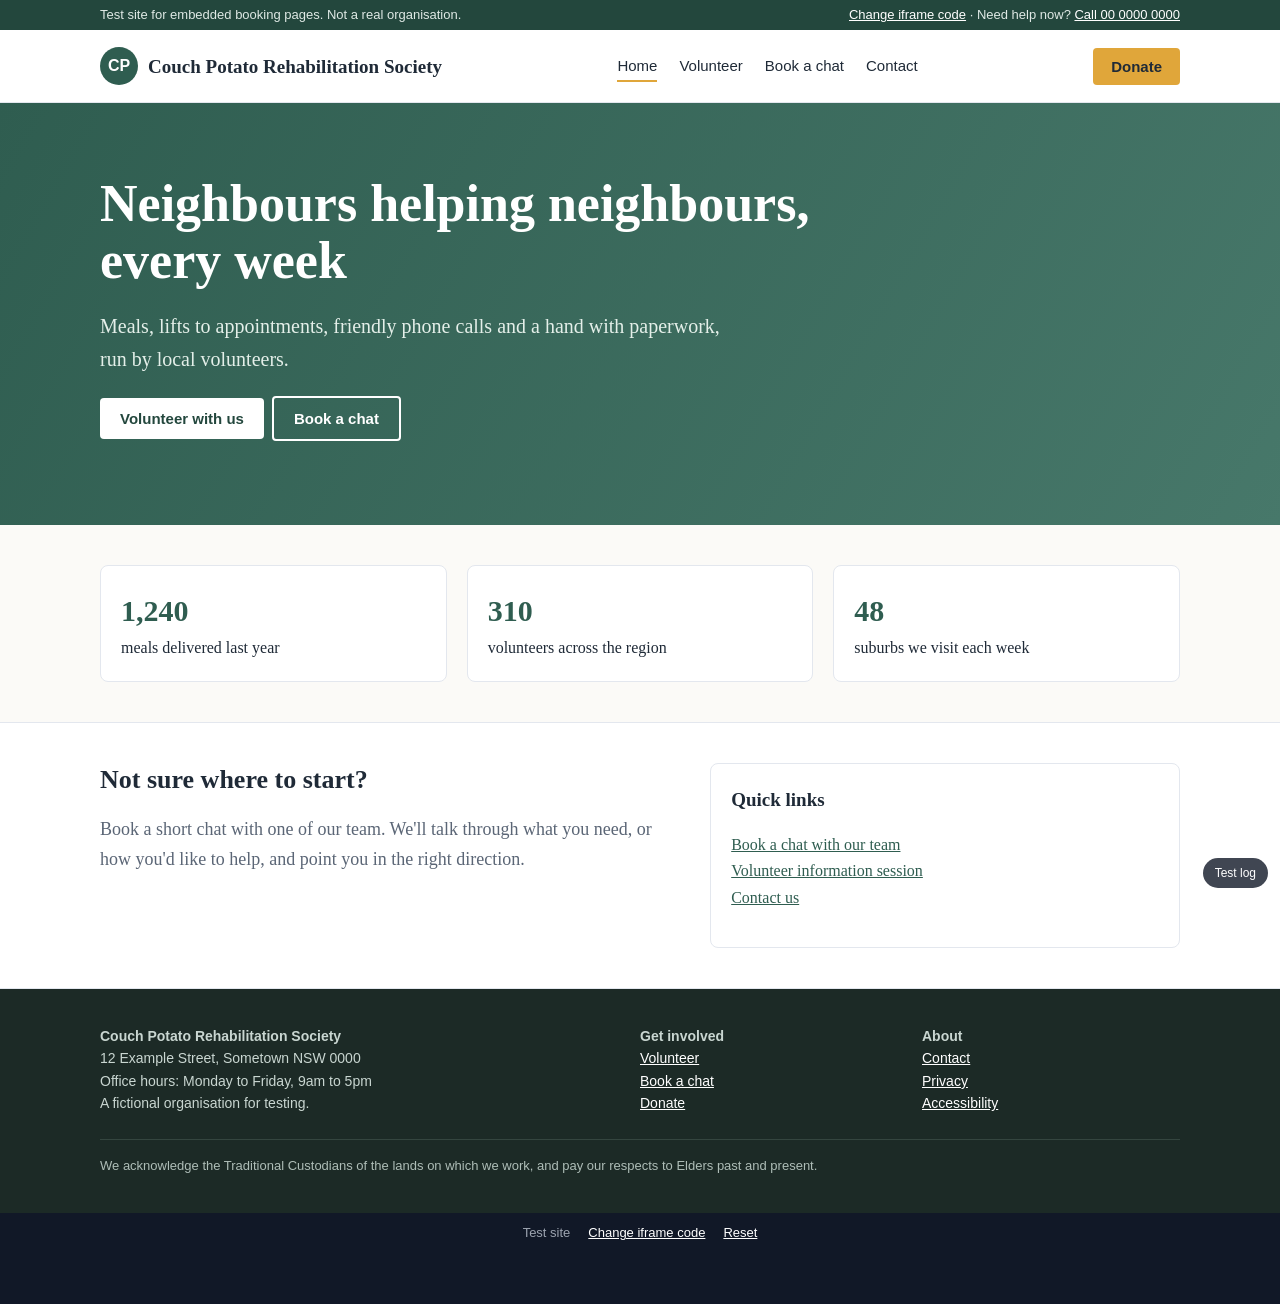
<file: index.html>
<!DOCTYPE html>
<html lang="en-AU">
<head>
  <meta charset="UTF-8">
  <meta name="viewport" content="width=device-width, initial-scale=1">
  <meta name="robots" content="noindex">
  <title>Home | Couch Potato Rehabilitation Society</title>
  <meta name="description" content="A fictional community charity: a test site for embedded booking pages.">
  <link rel="stylesheet" href="site.css">
</head>
<body>
  <div class="top-strip"><div class="wrap"><span>Test site for embedded booking pages. Not a real organisation.</span><span><a href="setup.html">Change iframe code</a> · Need help now? <a href="tel:0000000000">Call 00 0000 0000</a></span></div></div>
  <header class="site"><div class="wrap">
    <a class="brand" href="index.html"><span class="brand-mark">CP</span>Couch Potato Rehabilitation Society</a>
    <nav class="main"><a href="index.html" class="on">Home</a><a href="volunteer.html">Volunteer</a><a href="book.html">Book a chat</a><a href="contact.html">Contact</a></nav>
    <a class="donate" href="#">Donate</a>
    <button class="menu-btn" type="button" aria-label="Menu">Menu</button>
  </div></header>
  <div class="hero"><div class="wrap">
    <h1>Neighbours helping neighbours, every week</h1>
    <p>Meals, lifts to appointments, friendly phone calls and a hand with paperwork, run by local volunteers.</p>
    <p><a class="btn light" href="volunteer.html">Volunteer with us</a><a class="btn line" href="book.html">Book a chat</a></p>
  </div></div>
  <section><div class="wrap grid-3">
    <div class="card stat"><strong>1,240</strong>meals delivered last year</div>
    <div class="card stat"><strong>310</strong>volunteers across the region</div>
    <div class="card stat"><strong>48</strong>suburbs we visit each week</div>
  </div></section>
  <section class="alt"><div class="wrap grid-2">
    <div><h2>Not sure where to start?</h2><p class="lead">Book a short chat with one of our team. We'll talk through what you need, or how you'd like to help, and point you in the right direction.</p></div>
    <div class="card"><h3>Quick links</h3><p><a href="book.html">Book a chat with our team</a><br><a href="volunteer.html">Volunteer information session</a><br><a href="contact.html">Contact us</a></p></div>
  </div></section>

  <footer class="site"><div class="wrap">
    <div class="cols">
      <div><strong>Couch Potato Rehabilitation Society</strong><br>12 Example Street, Sometown NSW 0000<br>Office hours: Monday to Friday, 9am to 5pm<br>A fictional organisation for testing.</div>
      <div><strong>Get involved</strong><br><a href="volunteer.html">Volunteer</a><br><a href="book.html">Book a chat</a><br><a href="#">Donate</a></div>
      <div><strong>About</strong><br><a href="contact.html">Contact</a><br><a href="#">Privacy</a><br><a href="#">Accessibility</a></div>
    </div>
    <p class="acknowledgement">We acknowledge the Traditional Custodians of the lands on which we work, and pay our respects to Elders past and present.</p>
  </div></footer>
  <script src="site.js"></script>
</body>
</html>
</file>
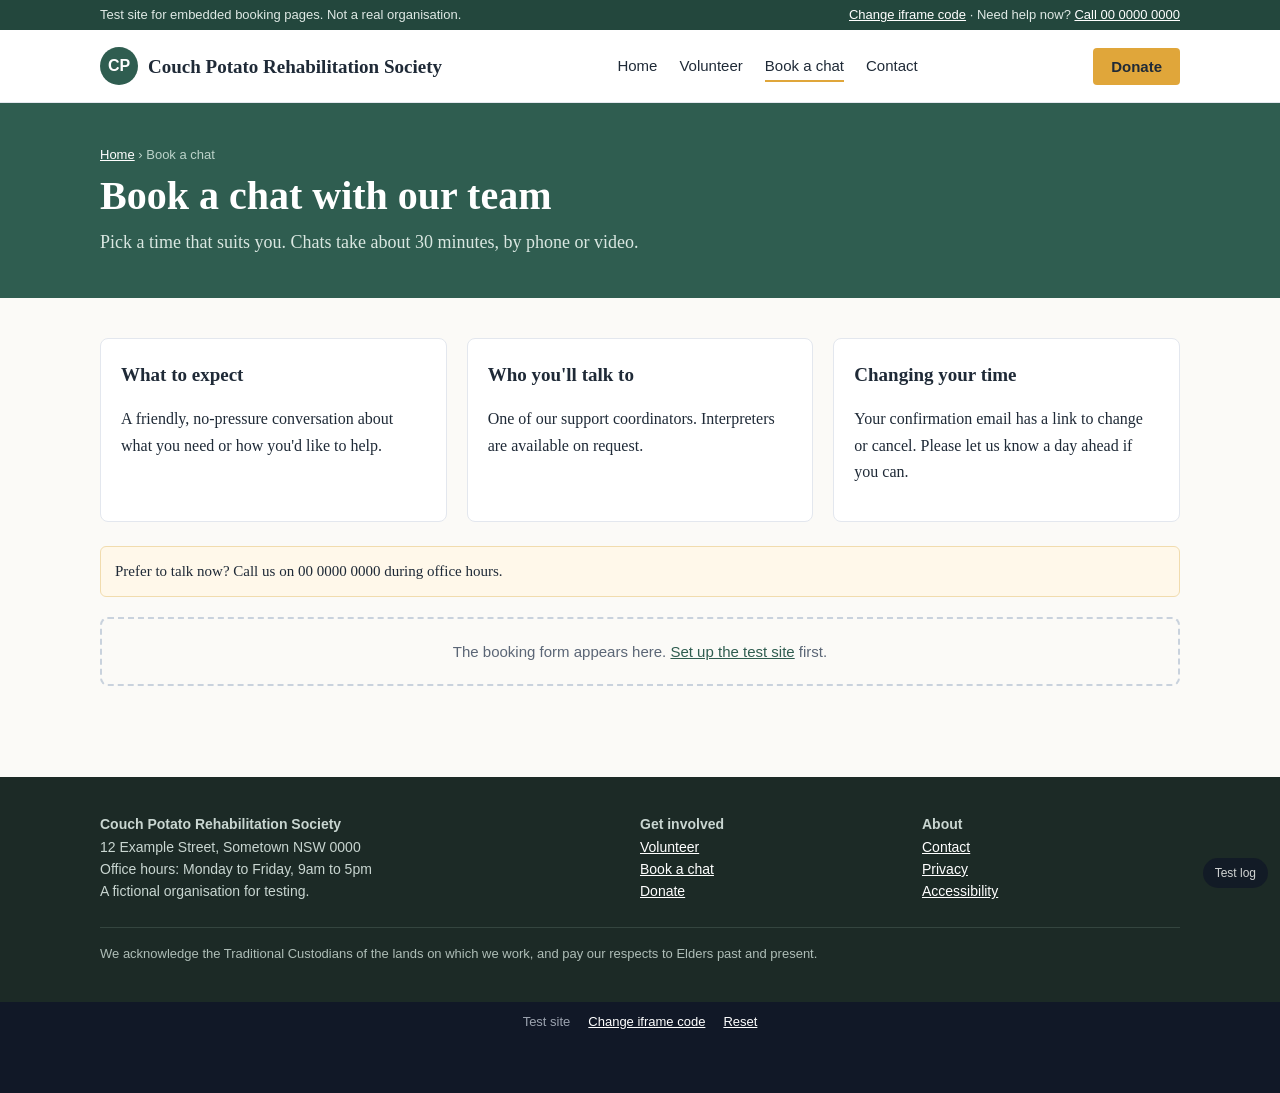
<file: book.html>
<!DOCTYPE html>
<html lang="en-AU">
<head>
  <meta charset="UTF-8">
  <meta name="viewport" content="width=device-width, initial-scale=1">
  <meta name="robots" content="noindex">
  <title>Book a chat | Couch Potato Rehabilitation Society</title>
  <meta name="description" content="Book a chat with our team.">
  <link rel="stylesheet" href="site.css">
</head>
<body>
  <div class="top-strip"><div class="wrap"><span>Test site for embedded booking pages. Not a real organisation.</span><span><a href="setup.html">Change iframe code</a> · Need help now? <a href="tel:0000000000">Call 00 0000 0000</a></span></div></div>
  <header class="site"><div class="wrap">
    <a class="brand" href="index.html"><span class="brand-mark">CP</span>Couch Potato Rehabilitation Society</a>
    <nav class="main"><a href="index.html">Home</a><a href="volunteer.html">Volunteer</a><a href="book.html" class="on">Book a chat</a><a href="contact.html">Contact</a></nav>
    <a class="donate" href="#">Donate</a>
    <button class="menu-btn" type="button" aria-label="Menu">Menu</button>
  </div></header>
  <div class="band"><div class="wrap">
    <div class="crumbs"><a href="index.html">Home</a> › Book a chat</div>
    <h1>Book a chat with our team</h1>
    <p>Pick a time that suits you. Chats take about 30 minutes, by phone or video.</p>
  </div></div>
  <section><div class="wrap">
    <div class="grid-3" style="margin-bottom:24px">
      <div class="card"><h3>What to expect</h3><p>A friendly, no-pressure conversation about what you need or how you'd like to help.</p></div>
      <div class="card"><h3>Who you'll talk to</h3><p>One of our support coordinators. Interpreters are available on request.</p></div>
      <div class="card"><h3>Changing your time</h3><p>Your confirmation email has a link to change or cancel. Please let us know a day ahead if you can.</p></div>
    </div>
    <p class="note">Prefer to talk now? Call us on 00 0000 0000 during office hours.</p>
    <div class="booking-slot" data-code="type" style="margin-top:20px"></div>
  </div></section>

  <footer class="site"><div class="wrap">
    <div class="cols">
      <div><strong>Couch Potato Rehabilitation Society</strong><br>12 Example Street, Sometown NSW 0000<br>Office hours: Monday to Friday, 9am to 5pm<br>A fictional organisation for testing.</div>
      <div><strong>Get involved</strong><br><a href="volunteer.html">Volunteer</a><br><a href="book.html">Book a chat</a><br><a href="#">Donate</a></div>
      <div><strong>About</strong><br><a href="contact.html">Contact</a><br><a href="#">Privacy</a><br><a href="#">Accessibility</a></div>
    </div>
    <p class="acknowledgement">We acknowledge the Traditional Custodians of the lands on which we work, and pay our respects to Elders past and present.</p>
  </div></footer>
  <script src="site.js"></script>
</body>
</html>
</file>
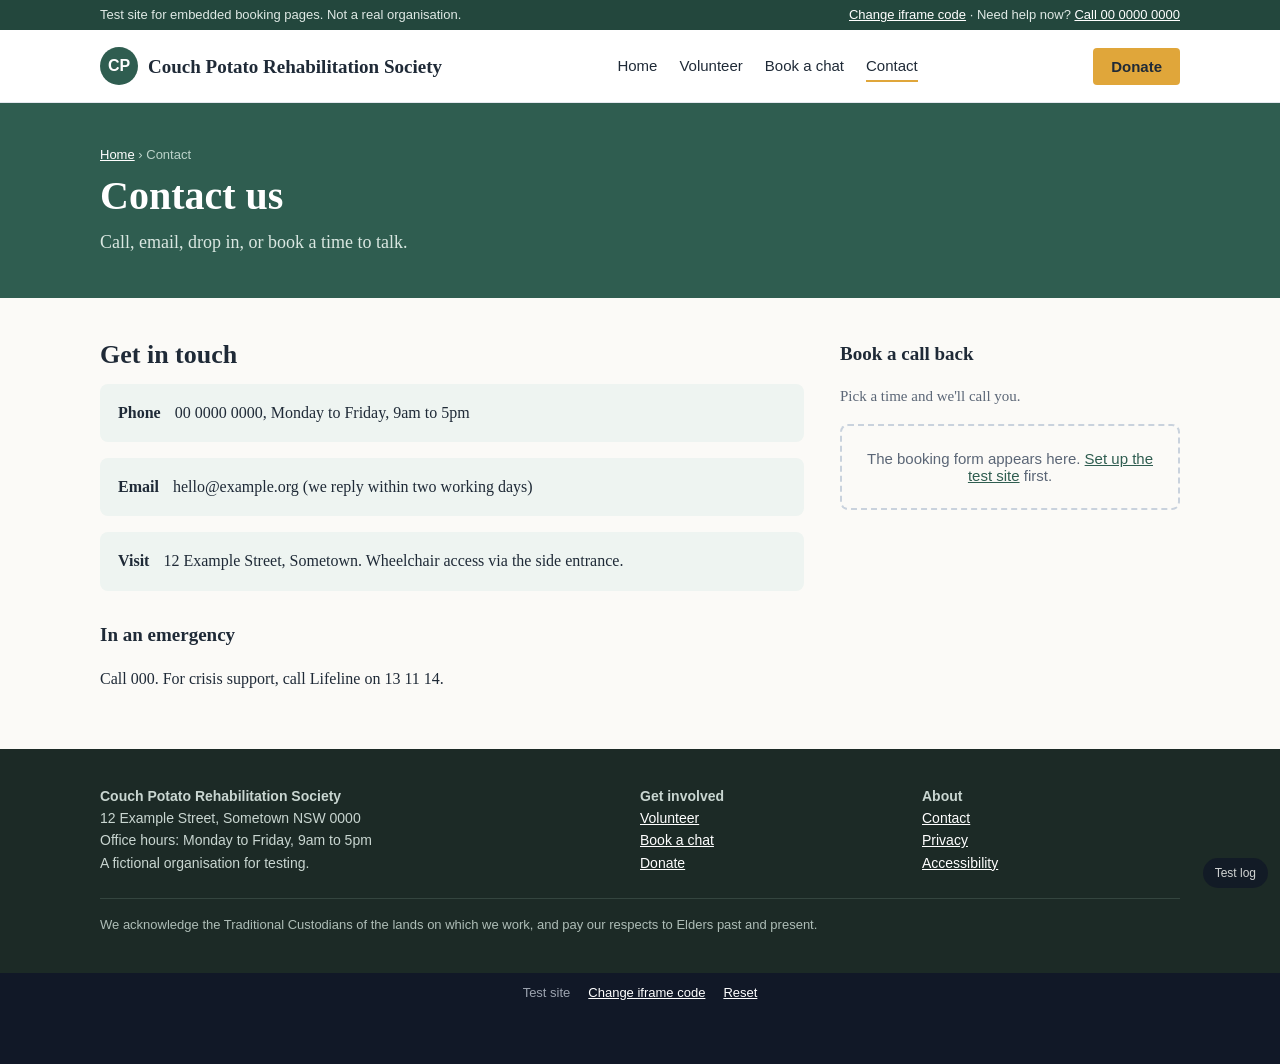
<file: contact.html>
<!DOCTYPE html>
<html lang="en-AU">
<head>
  <meta charset="UTF-8">
  <meta name="viewport" content="width=device-width, initial-scale=1">
  <meta name="robots" content="noindex">
  <title>Contact | Couch Potato Rehabilitation Society</title>
  <meta name="description" content="Contact us or book a call back.">
  <link rel="stylesheet" href="site.css">
</head>
<body>
  <div class="top-strip"><div class="wrap"><span>Test site for embedded booking pages. Not a real organisation.</span><span><a href="setup.html">Change iframe code</a> · Need help now? <a href="tel:0000000000">Call 00 0000 0000</a></span></div></div>
  <header class="site"><div class="wrap">
    <a class="brand" href="index.html"><span class="brand-mark">CP</span>Couch Potato Rehabilitation Society</a>
    <nav class="main"><a href="index.html">Home</a><a href="volunteer.html">Volunteer</a><a href="book.html">Book a chat</a><a href="contact.html" class="on">Contact</a></nav>
    <a class="donate" href="#">Donate</a>
    <button class="menu-btn" type="button" aria-label="Menu">Menu</button>
  </div></header>
  <div class="band"><div class="wrap">
    <div class="crumbs"><a href="index.html">Home</a> › Contact</div>
    <h1>Contact us</h1>
    <p>Call, email, drop in, or book a time to talk.</p>
  </div></div>
  <section><div class="wrap contact-grid">
    <div>
      <h2>Get in touch</h2>
      <div class="callout"><strong>Phone</strong><span>00 0000 0000, Monday to Friday, 9am to 5pm</span></div>
      <p></p>
      <div class="callout"><strong>Email</strong><span>hello@example.org (we reply within two working days)</span></div>
      <p></p>
      <div class="callout"><strong>Visit</strong><span>12 Example Street, Sometown. Wheelchair access via the side entrance.</span></div>
      <h3 style="margin-top:28px">In an emergency</h3>
      <p>Call 000. For crisis support, call Lifeline on 13 11 14.</p>
    </div>
    <aside>
      <h3>Book a call back</h3>
      <p style="font-size:15px;color:var(--muted)">Pick a time and we'll call you.</p>
      <div class="booking-slot" data-code="type"></div>
    </aside>
  </div></section>

  <footer class="site"><div class="wrap">
    <div class="cols">
      <div><strong>Couch Potato Rehabilitation Society</strong><br>12 Example Street, Sometown NSW 0000<br>Office hours: Monday to Friday, 9am to 5pm<br>A fictional organisation for testing.</div>
      <div><strong>Get involved</strong><br><a href="volunteer.html">Volunteer</a><br><a href="book.html">Book a chat</a><br><a href="#">Donate</a></div>
      <div><strong>About</strong><br><a href="contact.html">Contact</a><br><a href="#">Privacy</a><br><a href="#">Accessibility</a></div>
    </div>
    <p class="acknowledgement">We acknowledge the Traditional Custodians of the lands on which we work, and pay our respects to Elders past and present.</p>
  </div></footer>
  <script src="site.js"></script>
</body>
</html>
</file>
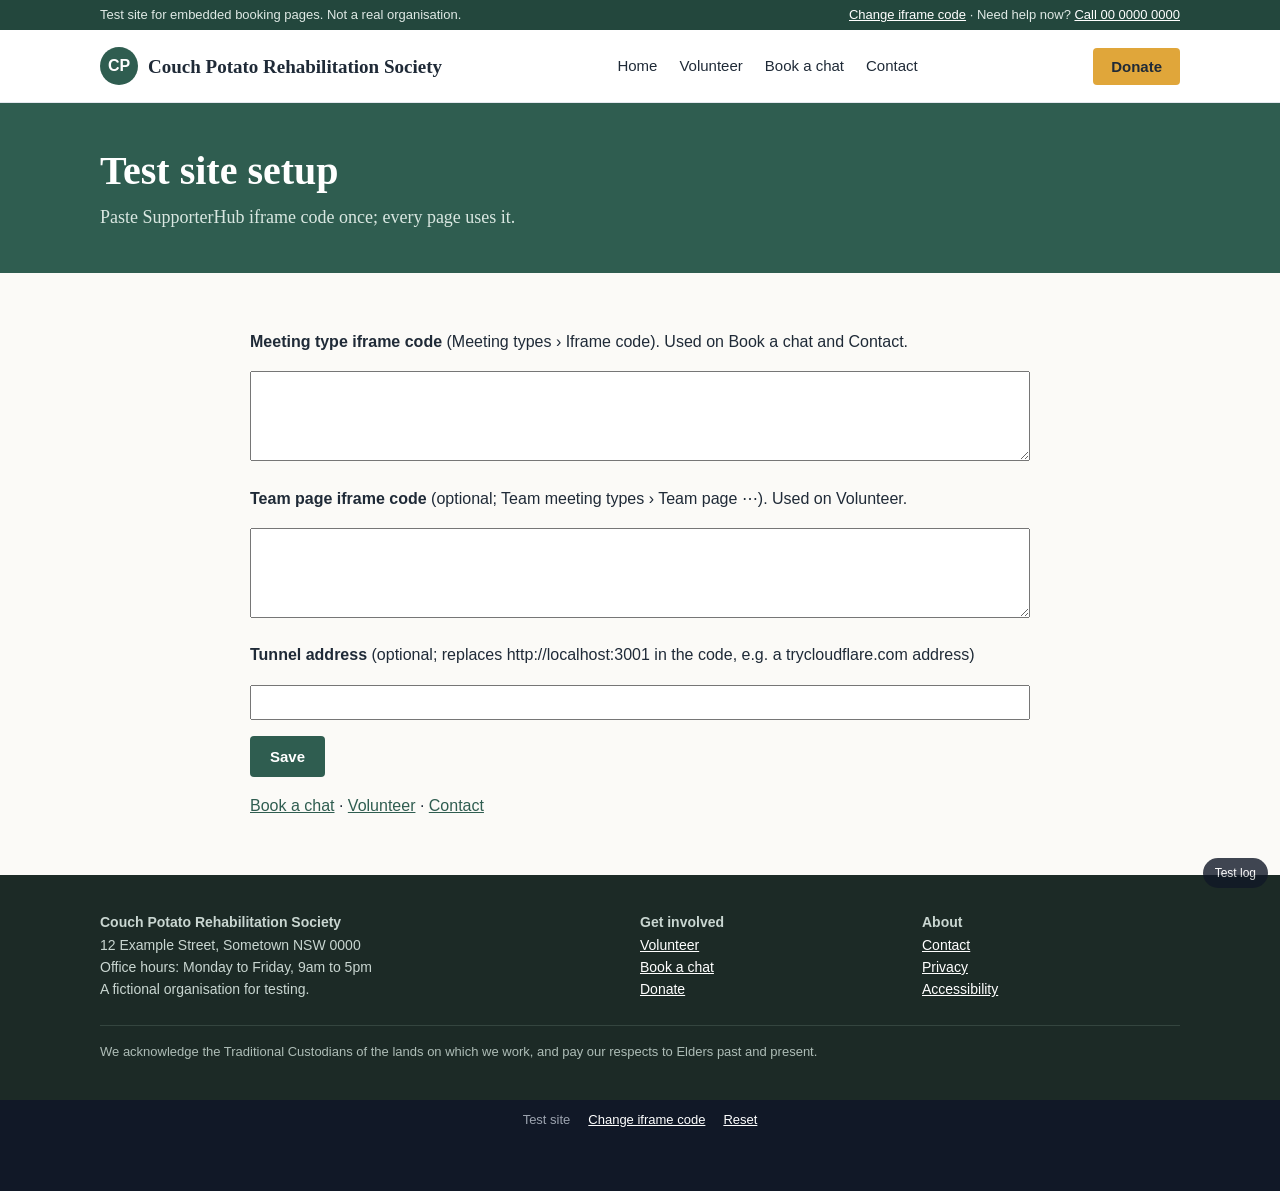
<file: setup.html>
<!DOCTYPE html>
<html lang="en-AU">
<head>
  <meta charset="UTF-8">
  <meta name="viewport" content="width=device-width, initial-scale=1">
  <meta name="robots" content="noindex">
  <title>Setup | Couch Potato Rehabilitation Society</title>
  <meta name="description" content="Test site setup.">
  <link rel="stylesheet" href="site.css">
</head>
<body>
  <div class="top-strip"><div class="wrap"><span>Test site for embedded booking pages. Not a real organisation.</span><span><a href="setup.html">Change iframe code</a> · Need help now? <a href="tel:0000000000">Call 00 0000 0000</a></span></div></div>
  <header class="site"><div class="wrap">
    <a class="brand" href="index.html"><span class="brand-mark">CP</span>Couch Potato Rehabilitation Society</a>
    <nav class="main"><a href="index.html">Home</a><a href="volunteer.html">Volunteer</a><a href="book.html">Book a chat</a><a href="contact.html">Contact</a></nav>
    <a class="donate" href="#">Donate</a>
    <button class="menu-btn" type="button" aria-label="Menu">Menu</button>
  </div></header>
  <div class="band"><div class="wrap"><h1>Test site setup</h1><p>Paste SupporterHub iframe code once; every page uses it.</p></div></div>
  <section><div class="wrap" style="max-width:820px;font-family:Arial,sans-serif">
    <p><label for="type"><strong>Meeting type iframe code</strong> (Meeting types › Iframe code). Used on Book a chat and Contact.</label></p>
    <textarea id="type" rows="6" style="width:100%;font:12px ui-monospace,Menlo,monospace"></textarea>
    <p><label for="team"><strong>Team page iframe code</strong> (optional; Team meeting types › Team page ⋯). Used on Volunteer.</label></p>
    <textarea id="team" rows="6" style="width:100%;font:12px ui-monospace,Menlo,monospace"></textarea>
    <p><label for="tunnel"><strong>Tunnel address</strong> (optional; replaces http://localhost:3001 in the code, e.g. a trycloudflare.com address)</label></p>
    <input id="tunnel" type="text" style="width:100%;padding:8px">
    <p><button id="save" class="btn" style="background:var(--brand);color:#fff;border:0">Save</button> <span id="saved"></span></p>
    <p><a href="book.html">Book a chat</a> · <a href="volunteer.html">Volunteer</a> · <a href="contact.html">Contact</a></p>
  </div></section>
  <script>
    (function () {
      var ids = { type: 'wcn_type_code', team: 'wcn_team_code', tunnel: 'wcn_tunnel' };
      Object.keys(ids).forEach(function (id) { try { document.getElementById(id).value = localStorage.getItem(ids[id]) || ''; } catch (e) {} });
      document.getElementById('save').addEventListener('click', function () {
        Object.keys(ids).forEach(function (id) { try { localStorage.setItem(ids[id], document.getElementById(id).value.trim()); } catch (e) {} });
        document.getElementById('saved').textContent = 'Saved.';
      });
    })();
  </script>

  <footer class="site"><div class="wrap">
    <div class="cols">
      <div><strong>Couch Potato Rehabilitation Society</strong><br>12 Example Street, Sometown NSW 0000<br>Office hours: Monday to Friday, 9am to 5pm<br>A fictional organisation for testing.</div>
      <div><strong>Get involved</strong><br><a href="volunteer.html">Volunteer</a><br><a href="book.html">Book a chat</a><br><a href="#">Donate</a></div>
      <div><strong>About</strong><br><a href="contact.html">Contact</a><br><a href="#">Privacy</a><br><a href="#">Accessibility</a></div>
    </div>
    <p class="acknowledgement">We acknowledge the Traditional Custodians of the lands on which we work, and pay our respects to Elders past and present.</p>
  </div></footer>
  <script src="site.js"></script>
</body>
</html>
</file>
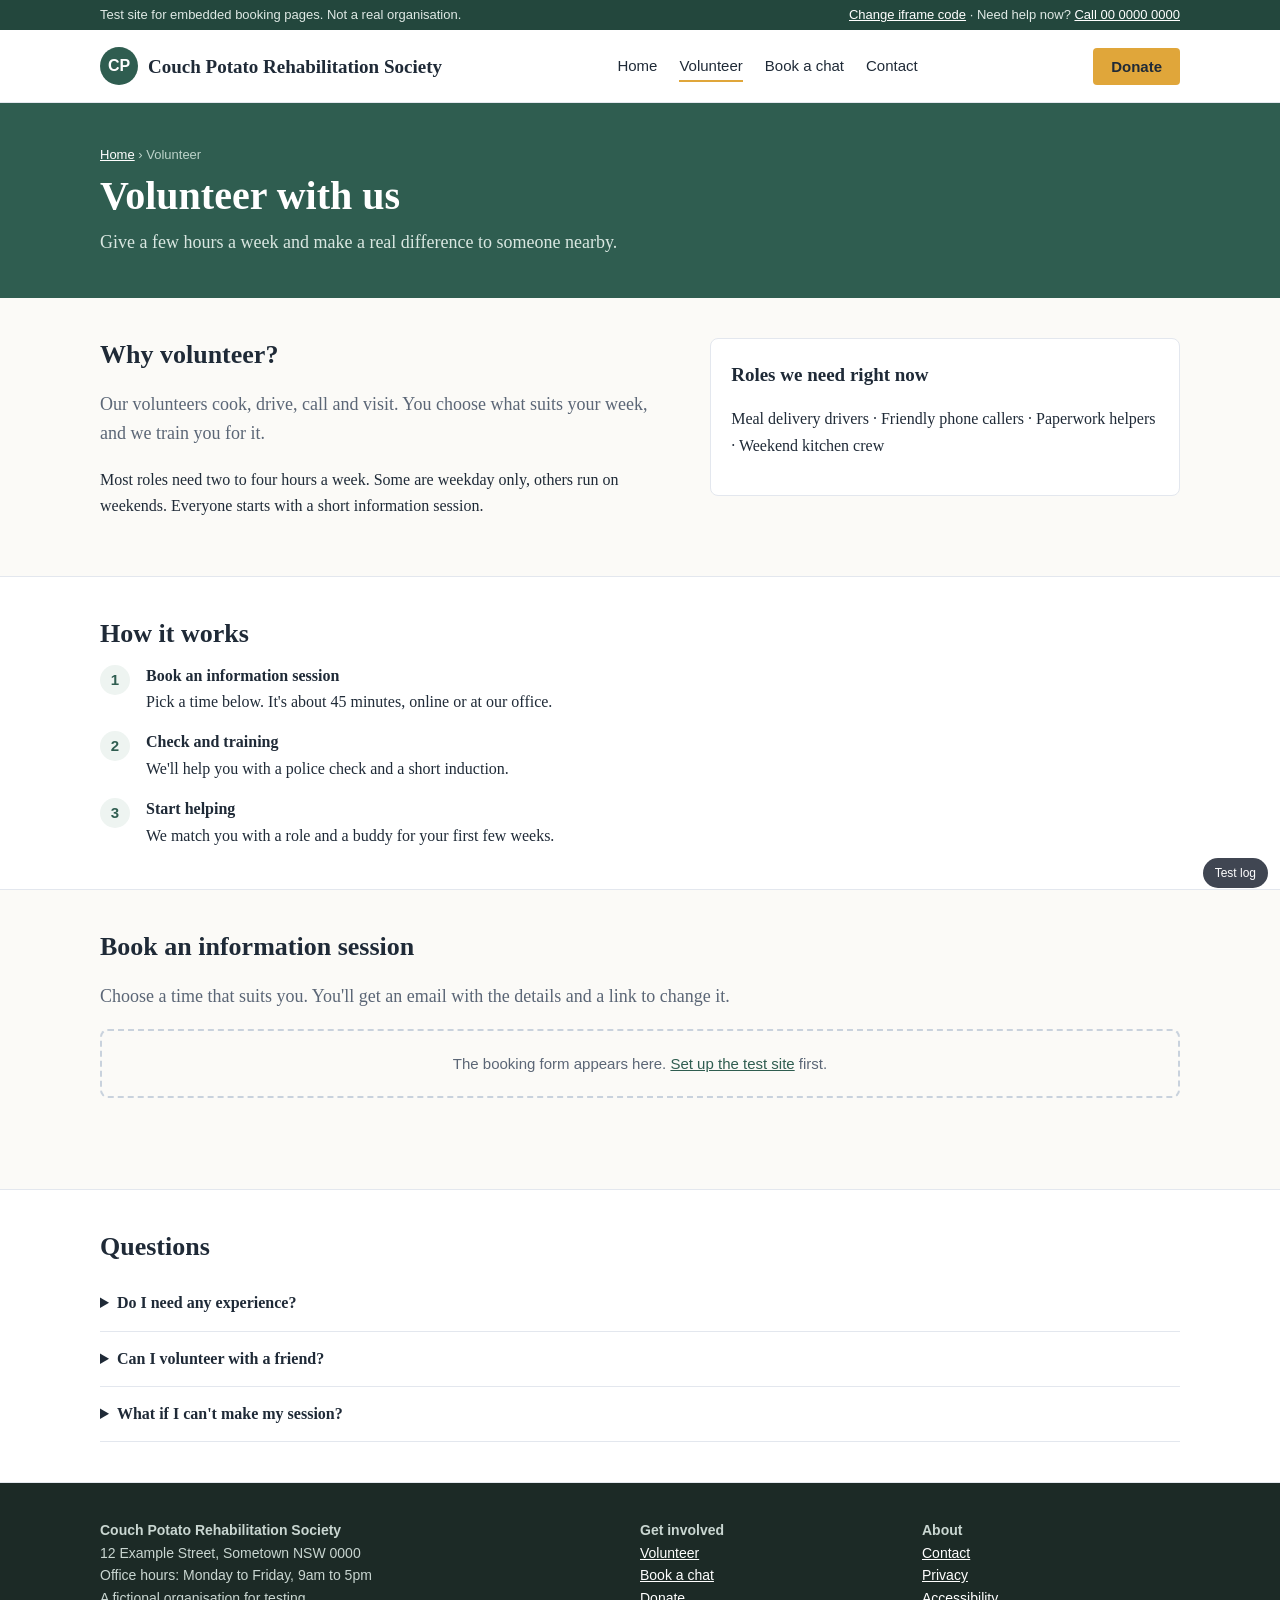
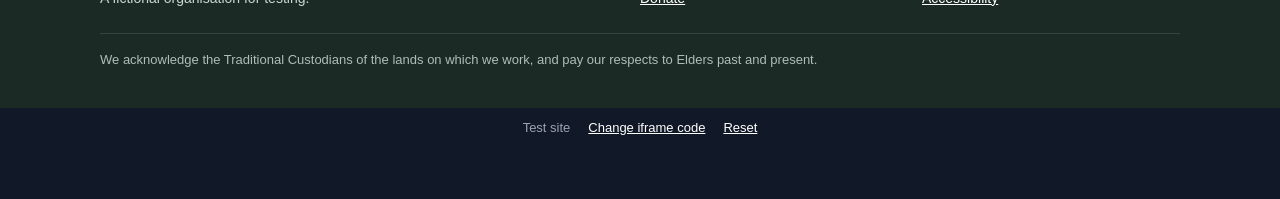
<file: volunteer.html>
<!DOCTYPE html>
<html lang="en-AU">
<head>
  <meta charset="UTF-8">
  <meta name="viewport" content="width=device-width, initial-scale=1">
  <meta name="robots" content="noindex">
  <title>Volunteer | Couch Potato Rehabilitation Society</title>
  <meta name="description" content="Volunteer with us and book an information session.">
  <link rel="stylesheet" href="site.css">
</head>
<body>
  <div class="top-strip"><div class="wrap"><span>Test site for embedded booking pages. Not a real organisation.</span><span><a href="setup.html">Change iframe code</a> · Need help now? <a href="tel:0000000000">Call 00 0000 0000</a></span></div></div>
  <header class="site"><div class="wrap">
    <a class="brand" href="index.html"><span class="brand-mark">CP</span>Couch Potato Rehabilitation Society</a>
    <nav class="main"><a href="index.html">Home</a><a href="volunteer.html" class="on">Volunteer</a><a href="book.html">Book a chat</a><a href="contact.html">Contact</a></nav>
    <a class="donate" href="#">Donate</a>
    <button class="menu-btn" type="button" aria-label="Menu">Menu</button>
  </div></header>
  <div class="band"><div class="wrap">
    <div class="crumbs"><a href="index.html">Home</a> › Volunteer</div>
    <h1>Volunteer with us</h1>
    <p>Give a few hours a week and make a real difference to someone nearby.</p>
  </div></div>
  <section><div class="wrap grid-2">
    <div>
      <h2>Why volunteer?</h2>
      <p class="lead">Our volunteers cook, drive, call and visit. You choose what suits your week, and we train you for it.</p>
      <p>Most roles need two to four hours a week. Some are weekday only, others run on weekends. Everyone starts with a short information session.</p>
    </div>
    <div class="card"><h3>Roles we need right now</h3><p>Meal delivery drivers · Friendly phone callers · Paperwork helpers · Weekend kitchen crew</p></div>
  </div></section>
  <section class="alt"><div class="wrap">
    <h2>How it works</h2>
    <ol class="steps">
      <li><div><strong>Book an information session</strong><br>Pick a time below. It's about 45 minutes, online or at our office.</div></li>
      <li><div><strong>Check and training</strong><br>We'll help you with a police check and a short induction.</div></li>
      <li><div><strong>Start helping</strong><br>We match you with a role and a buddy for your first few weeks.</div></li>
    </ol>
  </div></section>
  <section><div class="wrap">
    <h2>Book an information session</h2>
    <p class="lead">Choose a time that suits you. You'll get an email with the details and a link to change it.</p>
    <div class="booking-slot" data-code="team" style="margin-top:16px"></div>
  </div></section>
  <section class="alt"><div class="wrap">
    <h2>Questions</h2>
    <details class="faq"><summary>Do I need any experience?</summary><p>No. We train you for every role.</p></details>
    <details class="faq"><summary>Can I volunteer with a friend?</summary><p>Yes, book a session each and tell us in the notes.</p></details>
    <details class="faq"><summary>What if I can't make my session?</summary><p>Use the link in your confirmation email to pick a new time.</p></details>
  </div></section>

  <footer class="site"><div class="wrap">
    <div class="cols">
      <div><strong>Couch Potato Rehabilitation Society</strong><br>12 Example Street, Sometown NSW 0000<br>Office hours: Monday to Friday, 9am to 5pm<br>A fictional organisation for testing.</div>
      <div><strong>Get involved</strong><br><a href="volunteer.html">Volunteer</a><br><a href="book.html">Book a chat</a><br><a href="#">Donate</a></div>
      <div><strong>About</strong><br><a href="contact.html">Contact</a><br><a href="#">Privacy</a><br><a href="#">Accessibility</a></div>
    </div>
    <p class="acknowledgement">We acknowledge the Traditional Custodians of the lands on which we work, and pay our respects to Elders past and present.</p>
  </div></footer>
  <script src="site.js"></script>
</body>
</html>
</file>
<file: site.css>
/* Couch Potato Rehabilitation Society: a FICTIONAL charity website for testing embedded booking pages. */
*, *::before, *::after { box-sizing: border-box; }
:root {
  --ink: #1f2a37; --muted: #5b6676; --line: #e3e7ee; --bg: #fbfaf7;
  --brand: #2f5d50; --brand-dark: #23473d; --accent: #e0a63a; --soft: #eef4f1;
}
html { scroll-behavior: smooth; }
body { margin: 0; font-family: Georgia, 'Times New Roman', serif; color: var(--ink); background: var(--bg); line-height: 1.65; }
a { color: var(--brand); }
.wrap { max-width: 1120px; margin: 0 auto; padding: 0 20px; }

/* Header */
.top-strip { background: var(--brand-dark); color: #dfe9e5; font: 13px/1.4 Arial, sans-serif; }
.top-strip .wrap { display: flex; justify-content: space-between; gap: 12px; padding-top: 6px; padding-bottom: 6px; flex-wrap: wrap; }
.top-strip a { color: #fff; }
header.site { background: #fff; border-bottom: 1px solid var(--line); position: sticky; top: 0; z-index: 20; }
header.site .wrap { display: flex; align-items: center; justify-content: space-between; min-height: 72px; gap: 16px; }
.brand { display: flex; align-items: center; gap: 10px; text-decoration: none; color: var(--ink); font-weight: 700; font-size: 19px; }
.brand-mark { width: 38px; height: 38px; border-radius: 50%; background: var(--brand); color: #fff; display: grid; place-items: center; font: 700 16px Arial, sans-serif; }
nav.main { display: flex; gap: 22px; font: 15px Arial, sans-serif; }
nav.main a { color: var(--ink); text-decoration: none; padding: 6px 0; border-bottom: 2px solid transparent; }
nav.main a.on { border-bottom-color: var(--accent); }
.donate { background: var(--accent); color: #1f2a37; text-decoration: none; padding: 10px 18px; border-radius: 4px; font: 700 15px Arial, sans-serif; white-space: nowrap; }
.menu-btn { display: none; background: none; border: 1px solid var(--line); border-radius: 4px; padding: 8px 10px; font: 15px Arial, sans-serif; }
@media (max-width: 860px) {
  nav.main { display: none; position: absolute; top: 72px; left: 0; right: 0; background: #fff; flex-direction: column; gap: 0; border-bottom: 1px solid var(--line); }
  nav.main.open { display: flex; }
  nav.main a { padding: 12px 20px; border-bottom: 1px solid var(--line); }
  .menu-btn { display: inline-block; }
  .donate { display: none; }
}

/* Bands and sections */
.band { background: var(--brand); color: #fff; padding: 44px 0 40px; }
.band h1 { margin: 0 0 8px; font-size: clamp(28px, 4vw, 40px); line-height: 1.2; }
.band p { margin: 0; max-width: 640px; color: #d9e7e1; font-size: 18px; }
.crumbs { font: 13px Arial, sans-serif; color: #bcd3ca; margin-bottom: 10px; }
.crumbs a { color: #fff; }
section { padding: 40px 0; }
section.alt { background: #fff; border-top: 1px solid var(--line); border-bottom: 1px solid var(--line); }
h2 { font-size: 26px; margin: 0 0 12px; line-height: 1.3; }
h3 { font-size: 19px; margin: 0 0 6px; }
.lead { font-size: 18px; color: var(--muted); max-width: 720px; }
.grid-3 { display: grid; grid-template-columns: repeat(3, 1fr); gap: 20px; }
.grid-2 { display: grid; grid-template-columns: 1.1fr 0.9fr; gap: 36px; align-items: start; }
@media (max-width: 860px) { .grid-3, .grid-2 { grid-template-columns: 1fr; } }
.card { background: #fff; border: 1px solid var(--line); border-radius: 8px; padding: 20px; }
.steps { counter-reset: s; list-style: none; padding: 0; margin: 0; display: grid; gap: 14px; }
.steps li { counter-increment: s; display: grid; grid-template-columns: 34px 1fr; gap: 12px; align-items: start; }
.steps li::before { content: counter(s); width: 30px; height: 30px; border-radius: 50%; background: var(--soft); color: var(--brand); font: 700 15px/30px Arial, sans-serif; text-align: center; margin-top: 2px; }
.note { background: #fff8ea; border: 1px solid #f1dcae; border-radius: 6px; padding: 12px 14px; font-size: 15px; }
.callout { display: flex; gap: 14px; align-items: flex-start; background: var(--soft); border-radius: 8px; padding: 16px 18px; font-size: 16px; }
.callout strong { white-space: nowrap; }
details.faq { border-bottom: 1px solid var(--line); padding: 14px 0; }
details.faq summary { cursor: pointer; font-weight: 700; }
.hero { position: relative; background: linear-gradient(120deg, #2f5d50, #47786a); color: #fff; padding: 72px 0 64px; }
.hero h1 { font-size: clamp(32px, 5vw, 52px); margin: 0 0 14px; line-height: 1.1; max-width: 760px; }
.hero p { font-size: 20px; max-width: 620px; color: #e4efe9; }
.btn { display: inline-block; padding: 12px 20px; border-radius: 4px; text-decoration: none; font: 700 15px Arial, sans-serif; }
.btn.light { background: #fff; color: var(--brand-dark); }
.btn.line { border: 2px solid #fff; color: #fff; margin-left: 8px; }
.stat strong { display: block; font-size: 30px; color: var(--brand); }

/* Where the booking frame goes: whatever the page's own column is. */
.booking-slot { min-height: 120px; }
.booking-slot iframe { display: block; }
.booking-missing { border: 2px dashed #c9d2dd; border-radius: 8px; padding: 24px; color: var(--muted); font: 15px Arial, sans-serif; text-align: center; }

/* Contact: a narrow column for the widget beside the details, as some charities' contact pages do. */
.contact-grid { display: grid; grid-template-columns: 1fr 340px; gap: 36px; align-items: start; }
@media (max-width: 860px) { .contact-grid { grid-template-columns: 1fr; } }

/* Footer */
footer.site { background: #1c2a26; color: #c9d6d1; font: 14px/1.6 Arial, sans-serif; padding: 36px 0 24px; }
footer.site a { color: #fff; }
footer.site .cols { display: grid; grid-template-columns: 2fr 1fr 1fr; gap: 24px; }
@media (max-width: 860px) { footer.site .cols { grid-template-columns: 1fr; } }
.acknowledgement { border-top: 1px solid #34453f; margin-top: 24px; padding-top: 16px; color: #aebdb7; font-size: 13px; }

/* Test tools: hidden behind a small corner button, so the pages look like a real site. */
.tt-toggle { position: fixed; right: 12px; bottom: 12px; z-index: 50; background: #111827; color: #fff; border: 0; border-radius: 18px; padding: 8px 12px; font: 12px Arial, sans-serif; opacity: 0.8; cursor: pointer; }
.tt-panel { position: fixed; right: 12px; bottom: 52px; z-index: 50; width: min(420px, calc(100vw - 24px)); max-height: 50vh; overflow: auto; background: #111827; color: #e5e7eb; border-radius: 10px; padding: 12px; font: 12px/1.5 ui-monospace, Menlo, monospace; display: none; }
.tt-panel.open { display: block; }
.tt-panel .ok { color: #86efac; } .tt-panel .bad { color: #fca5a5; font-weight: 700; }
.tt-panel a { color: #93c5fd; }

/* The test bar under the footer (test site only). */
.tt-bar { display: flex; flex-wrap: wrap; gap: 8px 18px; align-items: center; justify-content: center; padding: 12px 20px 64px; background: #111827; color: #9ca3af; font: 13px Arial, sans-serif; }
.tt-bar a, .tt-bar button { color: #fff; background: none; border: 0; padding: 0; font: inherit; text-decoration: underline; cursor: pointer; }
</file>
